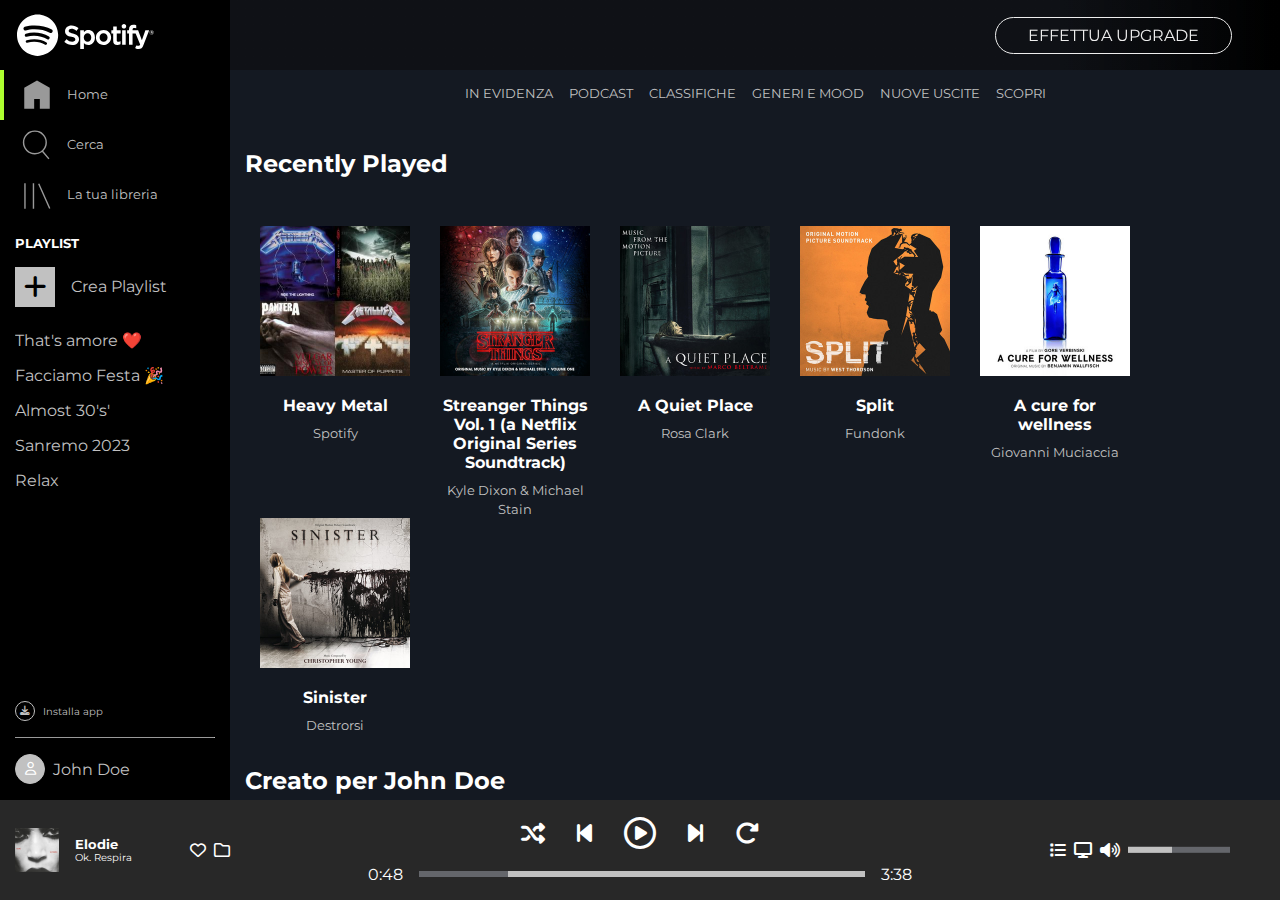
<file: index.html>
<!DOCTYPE html>
<html lang="en">

<head>
    <meta charset="UTF-8">
    <meta http-equiv="X-UA-Compatible" content="IE=edge">
    <meta name="viewport" content="width=device-width, initial-scale=1.0">
    <link rel="shortcut icon" href="./img/favicon.ico" type="image/x-icon">
    <link rel="preconnect" href="https://fonts.googleapis.com">
    <link rel="preconnect" href="https://fonts.gstatic.com" crossorigin>
    <link href="https://fonts.googleapis.com/css2?family=Montserrat:wght@400;600;900&display=swap" rel="stylesheet">
    <link rel="stylesheet" href="https://cdnjs.cloudflare.com/ajax/libs/font-awesome/6.3.0/css/all.min.css">
    <link rel="stylesheet" href="./css/utilities.css">
    <link rel="stylesheet" href="./css/master.css">
    <title>Spotify</title>
</head>

<body>
    <!-- header -->
    <header class="flex justify-end align-center">
        <a href="">effettua upgrade</a>
    </header>
    <!-- main -->
    <main class="bg-quite-dark">
        <div class="flex row w-full h-screen">


            <!-- sidebar -->
            <div id="sidebar" class="bg-dark flex flex-col justify-between">
                <div>
                    <!-- logo -->
                    <div id="logoContainer" class="flex align-center">
                        <img class="w-70 xs-hidden" src="./img/logo.svg" alt="logo">
                        <!-- on screen smaller then 575px the logo change -->
                        <img class="xs-visible hidden" src="./img/logo-small.svg" alt="logo">
                    </div>

                    <!-- sidebar navbar -->
                    <nav>
                        <ul>
                            <li>
                                <div class="flex align-center">
                                    <img aria-hidden="true" src="./img/home.svg" alt="home">
                                    <a class="xs-hidden" href="./index.html">Home</a>
                                </div>
                            </li>
                            <li>
                                <div class="flex align-center">
                                    <img aria-hidden="true" src="./img/search.svg" alt="search">
                                    <a class="xs-hidden" href="./index.html">Cerca</a>
                                </div>
                            </li>
                            <li>
                                <div class="flex align-center">
                                    <img aria-hidden="true" src="./img/libreria.svg" alt="library">
                                    <a class="xs-hidden" href="./index.html">La tua libreria</a>
                                </div>
                            </li>
                        </ul>
                    </nav>

                    <!-- sidebar playlist -->
                    <div class="container mt-1 xs-hidden playlist">
                        <h2 class="uppercase">playlist</h2>
                        <div class="flex align-center mt-1">
                            <i class="fa-solid fa-plus bg-grey text-dark flex align-center justify-center addIcon"></i>
                            <p class="text-grey">Crea Playlist</p>
                        </div>
                        <ul class="mt-1">
                            <li>That's amore ❤️</li>
                            <li>Facciamo Festa 🎉</li>
                            <li>Almost 30's'</li>
                            <li>Sanremo 2023</li>
                            <li>Relax</li>
                        </ul>
                    </div>
                </div>
                <!-- sidebar footer -->
                <div class="container sidebarFooter">
                    <div class="flex align-center text-grey download hover-white">
                        <i class="fa-solid fa-download flex align-center justify-center"></i>
                        <p class="xs-hidden">Installa app</p>
                    </div>
                    <hr class="mt-1 mb-1">
                    <div class="flex align-center mb-1">
                        <i class="fa-regular fa-user flex align-center justify-center"></i>
                        <p class="text-grey hover-white xs-hidden">John Doe</p>
                    </div>
                </div>
            </div>

            <!-- main content -->
            <div id="content">
                <!-- content navbar -->
                <nav class="flex justify-center mt-1">
                    <ul class="flex justify-center align-center text-center gap-1">
                        <li class="uppercase pointer hover-accent text-grey relative">
                            <span class="hidden"></span> in evidenza
                        </li>
                        <li class="uppercase pointer hover-accent text-grey relative"><span
                                  class="hidden"></span>podcast</li>
                        <li class="uppercase pointer hover-accent text-grey relative"><span
                                  class="hidden"></span>classifiche</li>
                        <li class="uppercase pointer hover-accent text-grey relative"><span class="hidden"></span>generi
                            e mood</li>
                        <li class="uppercase pointer hover-accent text-grey relative"><span class="hidden"></span>nuove
                            uscite</li>
                        <li class="uppercase pointer hover-accent text-grey relative"><span class="hidden"></span>scopri
                        </li>
                    </ul>
                </nav>

                <!-- recently played -->
                <section id="recently" class="container">
                    <h1 class="mt-2 font-md">Recently Played</h1>
                    <div class="row flex mt-2">
                        <div class="col text-center pointer">
                            <div class="relative hover-img">
                                <img src="./img/metal_lifting.jpg" alt="metal">
                            </div>
                            <h4 class="pt-1">Heavy Metal</h4>
                            <small class="text-grey">Spotify</small>
                        </div>
                        <div class="col text-center pointer">
                            <div class="relative hover-img">
                                <img src="./img/stranger.jpeg" alt="stranger things">
                            </div>
                            <h4 class="pt-1">Streanger Things Vol. 1 (a Netflix Original Series Soundtrack)</h4>
                            <small class="text-grey">Kyle Dixon & Michael Stain</small>
                        </div>
                        <div class="col text-center pointer">
                            <div class="relative hover-img">
                                <img src="./img/aquietplace.jpeg" alt="a quiet place">
                            </div>

                            <h4 class="pt-1">A Quiet Place</h4>
                            <small class="text-grey">Rosa Clark</small>
                        </div>
                        <div class="col text-center pointer">
                            <div class="relative hover-img">
                                <img src="./img/split.jpeg" alt="split">
                            </div>

                            <h4 class="pt-1">Split</h4>
                            <small class="text-grey">Fundonk</small>
                        </div>
                        <div class="col text-center pointer">
                            <div class="relative hover-img">
                                <img src="./img/cure.jpeg" alt="cure">
                            </div>

                            <h4 class="pt-1">A cure for wellness</h4>
                            <small class="text-grey">Giovanni Muciaccia</small>
                        </div>
                        <div class="col text-center pointer">
                            <div class="relative hover-img">
                                <img src="./img/sinister.jpeg" alt="sinister">
                            </div>

                            <h4 class="pt-1">Sinister</h4>
                            <small class="text-grey">Destrorsi</small>
                        </div>
                    </div>
                </section>

                <!-- created for you -->
                <section id="created" class="container">
                    <h2 class="font-md mt-2 pb-1">Creato per John Doe</h2>
                    <small class="text-grey">Pi&ugrave; ascolti, pi&ugrave; accurati saranno i suggerimenti.</small>
                    <div class="row flex mt-2">
                        <div class="col text-center pointer">
                            <div class="relative hover-img">
                                <img src="./img/radar.jpeg" alt="release radar">
                            </div>

                            <h4 class="pt-1">Release Radar</h4>
                        </div>
                        <div class="col text-center pointer">
                            <div class="relative hover-img">
                                <img src="./img/mixdaily.jpeg" alt="daily mix">
                            </div>

                            <h4 class="pt-1">Daily Mix 1</h4>
                        </div>
                    </div>
                </section>

                <!-- most played artist -->
                <section id="mostPlayed" class="container">
                    <h2 class="font-md mt-2 pb-1">Artisti più popolari</h2>
                    <small class="text-grey">Pi&ugrave; ascolti, pi&ugrave; accurati saranno i suggerimenti.</small>
                    <div class="row flex mt-2">
                        <div class="col text-center pointer">
                            <div class="relative hover-img hover-img-round">
                                <img class="rounded-full" src="./img/einaudi.jpeg" alt="einaudi">
                            </div>

                            <h4 class="pt-1">Ludovico Einaudi</h4>
                        </div>
                        <div class="col text-center pointer">
                            <div class="relative hover-img hover-img-round">
                                <img class="rounded-full" src="./img/youg.jpeg" alt="Youg">
                            </div>

                            <h4 class="pt-1">Youg</h4>
                        </div>
                    </div>

                </section>
            </div>
        </div>
    </main>
    <!-- playbar -->
    <footer id="playBar" class="fixed w-full bg-dark-grey container">
        <div class="flex align-center justify-between w-full h-full">
            <!-- song info -->
            <div class="w-230">
                <div class="flex align-center justify-between">
                    <!-- album and name info -->
                    <div class="flex align-center">
                        <img class="w-25 mr-1 pointer" src="./img/elodie-album.jpeg" alt="elodie-ok-respira">

                        <div>
                            <h4 class="font-sm">Elodie</h4>
                            <p class="font-xs">Ok. Respira</p>
                        </div>
                    </div>
                    <!-- like button -->
                    <div class="flex wrap gap-05">
                        <i class="fa-regular fa-heart pointer hover-accent xxs-hidden"></i>
                        <i class="fa-regular fa-folder pointer hover-accent xxs-hidden"></i>
                    </div>
                </div>
            </div>

            <!-- music controls -->
            <div class="controlsAndProgress">

                <!-- play stop next -->
                <div class="flex justify-center align-center gap-2 font-md controls">
                    <i class="fa-solid fa-shuffle pointer hover-scale hover-accent xxs-hidden"></i>
                    <i class="fa-solid fa-backward-step pointer hover-scale hover-accent xxs-hidden"></i>
                    <i class="fa-regular fa-circle-play font-lg hover-scale hover-accent pointer"></i>
                    <i class="fa-solid fa-forward-step hover-scale hover-accent pointer"></i>
                    <i class="fa-solid fa-rotate-right hover-scale hover-accent pointer xxs-hidden"></i>
                </div>
                <!-- track update -->
                <div class="flex justify-center align-center mt-1">
                    <span class="xxs-hidden">0:48</span>
                    <div aria-hidden="true" id="trackProgress" class="relative xxs-hidden">
                        <div class="absolute"></div>
                        <div class="progressHover"></div>
                        <div class="absolute progress"></div>
                    </div>
                    <span class="xxs-hidden">3:38</span>
                </div>
                
            </div>
            

            <!-- volume and streaming -->
            <div class="w-230 flex align-center justify-center">
                <!-- icons -->
                <div class="flex gap-05">
                    <i class="fa-solid fa-list hover-accent hover-scale pointer xxs-hidden"></i>
                    <i class="fa-solid fa-display hover-accent hover-scale pointer xxs-hidden"></i>
                    <i class="fa-solid fa-volume-high hover-accent hover-scale pointer"></i>
                </div>
                <!-- volume bar -->

                <div aria-hidden="true" id="volumeBar" class="relative w-70 xs-hidden pointer">
                    <div class="available absolute w-70 pointer"></div>
                    <div class="actual absolute pointer"></div>
                    <div class="point absolute hidden pointer"></div>
                </div>

            </div>

        </div>

        <div aria-hidden="true" id="trackProgress" class="xxs-visible">
            <div class="absolute"></div>
            <div class="progressHover"></div>
            <div class="absolute progress"></div>
        </div>
    </footer>
    
</body>

</html>
</file>
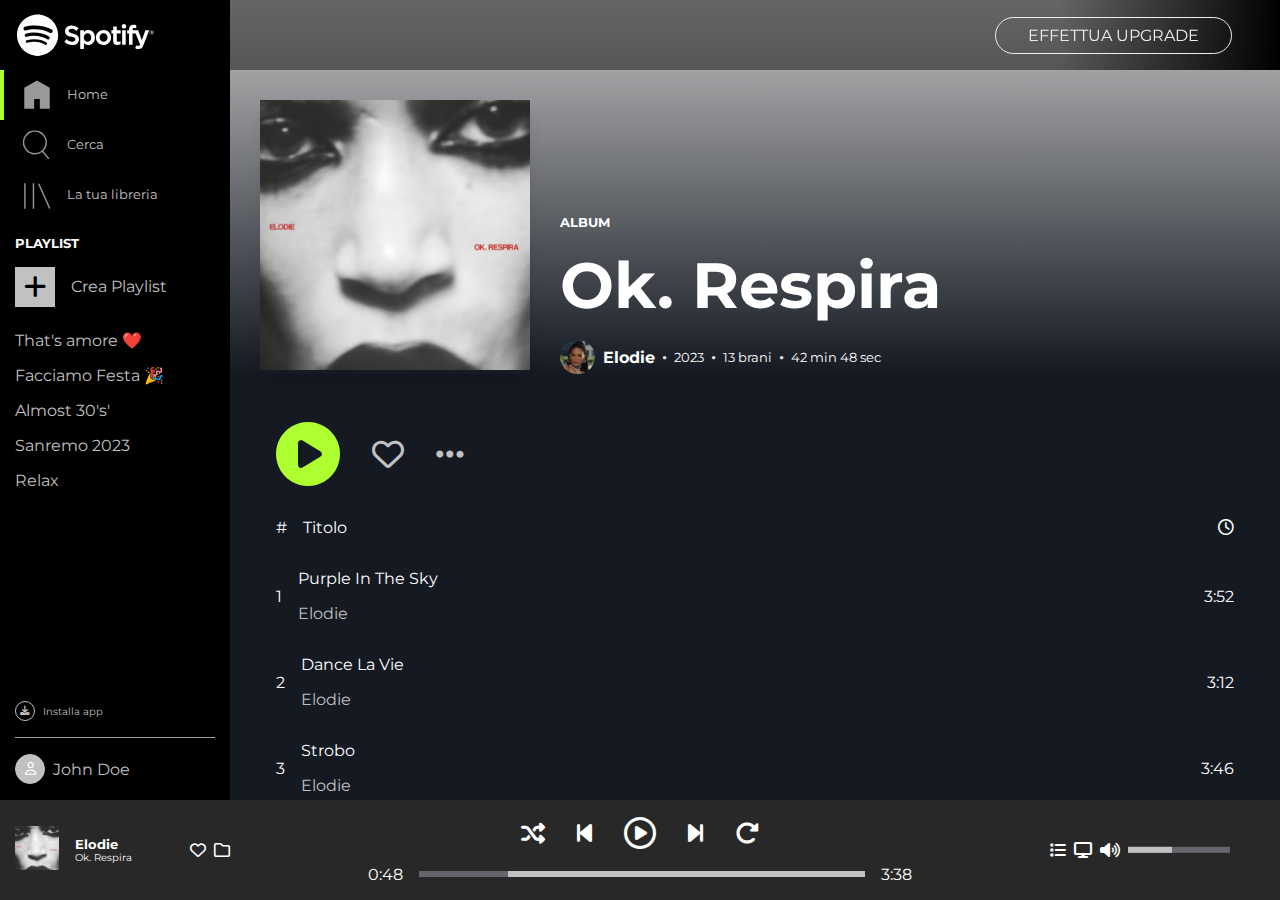
<file: album.html>
<!DOCTYPE html>
<html lang="en">

<head>
    <meta charset="UTF-8">
    <meta http-equiv="X-UA-Compatible" content="IE=edge">
    <meta name="viewport" content="width=device-width, initial-scale=1.0">
    <link rel="shortcut icon" href="./img/favicon.ico" type="image/x-icon">
    <link rel="preconnect" href="https://fonts.googleapis.com">
    <link rel="preconnect" href="https://fonts.gstatic.com" crossorigin>
    <link href="https://fonts.googleapis.com/css2?family=Montserrat:wght@400;600;900&display=swap" rel="stylesheet">
    <link rel="stylesheet" href="https://cdnjs.cloudflare.com/ajax/libs/font-awesome/6.3.0/css/all.min.css">
    <link rel="stylesheet" href="./css/utilities.css">
    <link rel="stylesheet" href="./css/master.css">
    <title>Spotify</title>
</head>

<body>
    <!-- header -->
    <header class="flex justify-end align-center">
        <a href="">effettua upgrade</a>
    </header>
    <!-- main -->
    <main class="bg-quite-dark">
        <div class="flex row w-full h-screen">


            <!-- sidebar -->
            <div id="sidebar" class="bg-dark">
                <div>
                    <!-- logo -->
                    <div id="logoContainer" class="flex align-center">
                        <img class="w-70 xs-hidden" src="./img/logo.svg" alt="logo">
                        <!-- on screen smaller then 575px the logo change -->
                        <img class="xs-visible hidden" src="./img/logo-small.svg" alt="logo">
                    </div>

                    <!-- sidebar navbar -->
                    <nav>
                        <ul>
                            <li>
                                <div class="flex align-center">
                                    <img aria-hidden="true" src="./img/home.svg" alt="home">
                                    <a class="xs-hidden" href="./index.html">Home</a>
                                </div>
                            </li>
                            <li>
                                <div class="flex align-center">
                                    <img aria-hidden="true" src="./img/search.svg" alt="search">
                                    <a class="xs-hidden" href="./index.html">Cerca</a>
                                </div>
                            </li>
                            <li>
                                <div class="flex align-center">
                                    <img aria-hidden="true" src="./img/libreria.svg" alt="library">
                                    <a class="xs-hidden" href="./index.html">La tua libreria</a>
                                </div>
                            </li>
                        </ul>
                    </nav>

                    <!-- sidebar playlist -->
                    <div class="container mt-1 xs-hidden playlist">
                        <h2 class="uppercase">playlist</h2>
                        <div class="flex align-center mt-1">
                            <i class="fa-solid fa-plus bg-grey text-dark flex align-center justify-center addIcon"></i>
                            <p class="text-grey">Crea Playlist</p>
                        </div>
                        <ul class="mt-1">
                            <li>That's amore ❤️</li>
                            <li>Facciamo Festa 🎉</li>
                            <li>Almost 30's'</li>
                            <li>Sanremo 2023</li>
                            <li>Relax</li>
                        </ul>
                    </div>
                </div>
                <!-- sidebar footer -->
                <div class="container sidebarFooter">
                    <div class="flex align-center text-grey download hover-white">
                        <i class="fa-solid fa-download flex align-center justify-center"></i>
                        <p class="xs-hidden">Installa app</p>
                    </div>
                    <hr class="mt-1 mb-1">
                    <div class="flex align-center mb-1">
                        <i class="fa-regular fa-user flex align-center justify-center"></i>
                        <p class="text-grey hover-white xs-hidden">John Doe</p>
                    </div>
                </div>
            </div>

            <!-- album page -->
            <div id="albumPage" class="flex flex-col">

            
            <div id="headerAlbum">
                <div class="container">
                    <div class="row flex">
                        <div class="col">
                            <div class="albumContainer">
                                <img src="./img/elodie-album.jpeg" alt="ok respira">
                            </div>
                        </div>
                        <div class="albumInfo col flex flex-col">
                            <span>ALBUM</span>
                            <h1>Ok. Respira</h1>
                            <div class="flex align-center gap-05">
                                <img class="rounded-full w-5" src="./img/elodie_foto.png" alt="elodie">
                                <p class="">Elodie</p>
                                <i class="fa-solid fa-circle"></i>
                                <small>2023</small>
                                <i class="fa-solid fa-circle"></i>
                                <small>13 brani</small>
                                <i class="fa-solid fa-circle"></i>
                                <small>42 min 48 sec</small>
                            </div>
                        </div>
                    </div>
                </div>
            </div>

            <!-- songs list -->
            <div id="listHeader" class="container mt-2">
                <div class="row">
                    <div class="col">
                        <div class="playAlbum p-1 flex align-center gap-2">
                            <i class="fa-solid fa-circle-play"></i>
                            <i class="fa-regular fa-heart text-gray"></i>
                            <i class="fa-solid fa-ellipsis text-gray"></i>
                        </div>
                    </div>
                </div>
                <div class="row">
                    <div class="col">
                        <div id="songsList flex flex-col">
                            <div class="flex p-1 justify-between">
                                <div class="flex gap-1">
                                    <span>#</span>
                                    <span>Titolo</span>
                                </div>
                                <span><i class="fa-regular fa-clock"></i></span>
                            </div>

                            <div class="flex p-1 justify-between align-center">
                                <div class="flex align-center gap-1">
                                    <span>1</span>
                                    <div class="flex flex-col">
                                        <span class="mb-1 capitalize">Purple In The Sky</span>
                                        <span class="text-gray">Elodie</span>
                                    </div>
                                    
                                </div>
                                <span>3:52</span>
                            </div>

                            <div class="flex p-1 justify-between align-center">
                                <div class="flex align-center  gap-1">
                                    <span>2</span>
                                    <div class="flex flex-col">
                                        <span class="mb-1 capitalize">dance la vie</span>
                                        <span class="text-gray">Elodie</span>
                                    </div>
                                    
                                </div>
                                <span>3:12</span>
                            </div>

                            <div class="flex p-1 justify-between align-center">
                                <div class="flex align-center  gap-1">
                                    <span>3</span>
                                    <div class="flex flex-col">
                                        <span class="mb-1 capitalize">strobo</span>
                                        <span class="text-gray">Elodie</span>
                                    </div>
                                    
                                </div>
                                <span>3:46</span>
                            </div>

                            <div class="flex p-1 justify-between align-center">
                                <div class="flex align-center  gap-1">
                                    <span>4</span>
                                    <div class="flex flex-col">
                                        <span class="mb-1 capitalize">due</span>
                                        <span class="text-gray">Elodie</span>
                                    </div>
                                    
                                </div>
                                <span>3:13</span>
                            </div>

                            <div class="flex p-1 justify-between align-center">
                                <div class="flex align-center  gap-1">
                                    <span>5</span>
                                    <div class="flex flex-col">
                                        <span class="mb-1 capitalize">ok. respira</span>
                                        <span class="text-gray">Elodie</span>
                                    </div>
                                    
                                </div>
                                <span>2:41</span>
                            </div>

                            <div class="flex p-1 justify-between align-center">
                                <div class="flex align-center  gap-1">
                                    <span>6</span>
                                    <div class="flex flex-col">
                                        <span class="mb-1 capitalize">mai pi&ugrave;</span>
                                        <span class="text-gray">Elodie</span>
                                    </div>
                                    
                                </div>
                                <span>3:09</span>
                            </div>

                            <div class="flex p-1 justify-between align-center">
                                <div class="flex align-center  gap-1">
                                    <span>7</span>
                                    <div class="flex flex-col">
                                        <span class="mb-1 capitalize">bagno a mezzanotte</span>
                                        <span class="text-gray">Elodie</span>
                                    </div>
                                    
                                </div>
                                <span>2:58</span>
                            </div>

                            <div class="flex p-1 justify-between align-center">
                                <div class="flex align-center  gap-1">
                                    <span>8</span>
                                    <div class="flex flex-col">
                                        <span class="mb-1 capitalize">boy boy boy</span>
                                        <span class="text-gray">Elodie</span>
                                    </div>
                                    
                                </div>
                                <span>2:09</span>
                            </div>

                            <div class="flex p-1 justify-between align-center">
                                <div class="flex align-center  gap-1">
                                    <span>9</span>
                                    <div class="flex flex-col">
                                        <span class="mb-1 capitalize">tribale</span>
                                        <span class="text-gray">Elodie</span>
                                    </div>
                                    
                                </div>
                                <span>2:42</span>
                            </div>

                            <div class="flex p-1 justify-between align-center">
                                <div class="flex align-center  gap-1">
                                    <span>10</span>
                                    <div class="flex flex-col">
                                        <span class="mb-1 capitalize">Apocalisse</span>
                                        <span class="text-gray">Elodie</span>
                                    </div>
                                    
                                </div>
                                <span>3:48</span>
                            </div>

                            <div class="flex p-1 justify-between align-center">
                                <div class="flex align-center  gap-1">
                                    <span>11</span>
                                    <div class="flex flex-col">
                                        <span class="mb-1 capitalize">Vertigine</span>
                                        <span class="text-gray">Elodie</span>
                                    </div>
                                    
                                </div>
                                <span>3:37</span>
                            </div>

                            <div class="flex p-1 justify-between align-center">
                                <div class="flex align-center  gap-1">
                                    <span>12</span>
                                    <div class="flex flex-col">
                                        <span class="mb-1 capitalize">una come cento</span>
                                        <span class="text-gray">Elodie</span>
                                    </div>
                                    
                                </div>
                                <span>3:13</span>
                            </div>

                            <div class="flex p-1 justify-between align-center pb-1 mb-1">
                                <div class="flex align-center  gap-1">
                                    <span>13</span>
                                    <div class="flex flex-col">
                                        <span class="mb-1 capitalize">proiettili (ti mangio il cuore) (con Joan Thiele)</span>
                                        <span class="text-gray">Elodie, Joan Thiele</span>
                                    </div>
                                    
                                </div>
                                <span>4:22</span>
                            </div>

                            <div class="p-1">
                                <small class="text-gray">9 febbraio 2023</small>
                                <br>
                                <small  class="text-gray">&copy; 2023 Double Trouble Club Srl, under exclusive license to Universal Music Utalia Srl</small>
                            </div>
                            

                        </div>
                    </div>
                </div>
                
            </div>

        </div>



        </div>
    </main>
    <!-- playbar -->
    <footer id="playBar" class="fixed w-full bg-dark-grey container">
        <div class="flex align-center justify-between w-full h-full">
            <!-- song info -->
            <div class="w-230">
                <div class="flex align-center justify-between">
                    <!-- album and name info -->
                    <div class="flex align-center">
                        <a class="w-25 mr-1 pointer" href="./album.html">
                            <img class="pointer" src="./img/elodie-album.jpeg" alt="elodie-ok-respira">
                        </a>
                        <div>
                            <h4 class="font-sm">Elodie</h4>
                            <p class="font-xs">Ok. Respira</p>
                        </div>
                    </div>
                    <!-- like button -->
                    <div class="flex wrap gap-05">
                        <i class="fa-regular fa-heart pointer hover-accent xxs-hidden"></i>
                        <i class="fa-regular fa-folder pointer hover-accent xxs-hidden"></i>
                    </div>
                </div>
            </div>

            <!-- music controls -->
            <div class="controlsAndProgress">

                <!-- play stop next -->
                <div class="flex justify-center align-center gap-2 font-md controls">
                    <i class="fa-solid fa-shuffle pointer hover-scale hover-accent xxs-hidden"></i>
                    <i class="fa-solid fa-backward-step pointer hover-scale hover-accent xxs-hidden"></i>
                    <i class="fa-regular fa-circle-play font-lg hover-scale hover-accent pointer"></i>
                    <i class="fa-solid fa-forward-step hover-scale hover-accent pointer"></i>
                    <i class="fa-solid fa-rotate-right hover-scale hover-accent pointer xxs-hidden"></i>
                </div>
                <!-- track update -->
                <div class="flex justify-center align-center mt-1">
                    <span class="xxs-hidden">0:48</span>
                    <div aria-hidden="true" id="trackProgress" class="relative xxs-hidden">
                        <div class="absolute"></div>
                        <div class="progressHover"></div>
                        <div class="absolute progress"></div>
                    </div>
                    <span class="xxs-hidden">3:38</span>
                </div>

            </div>


            <!-- volume and streaming -->
            <div class="w-230 flex align-center justify-center">
                <!-- icons -->
                <div class="flex gap-05">
                    <i class="fa-solid fa-list hover-accent hover-scale pointer xxs-hidden"></i>
                    <i class="fa-solid fa-display hover-accent hover-scale pointer xxs-hidden"></i>
                    <i class="fa-solid fa-volume-high hover-accent hover-scale pointer"></i>
                </div>
                <!-- volume bar -->

                <div aria-hidden="true" id="volumeBar" class="relative w-70 xs-hidden pointer">
                    <div class="available absolute w-70 pointer"></div>
                    <div class="actual absolute pointer"></div>
                    <div class="point absolute hidden pointer"></div>
                </div>

            </div>

        </div>

        <div aria-hidden="true" id="trackProgress" class="xxs-visible">
            <div class="absolute"></div>
            <div class="progressHover"></div>
            <div class="absolute progress"></div>
        </div>
    </footer>

</body>

</html>
</file>
<file: css/master.css>
:root {
    /* Color styles */
    --dark: #000000;
    --quite-dark: #141922;
    --dark-grey: #282828;
    --grey: #C1C1C1;
    --accent: #ADFF2F;
}


header {
    position: fixed;
    width: calc(100% - 230px);
    top: 0;
    left: 230px;
    height: 70px;
    background-color: var(--dark);
    z-index: 1000;
}

header a {
    margin-right: 3rem;
    text-transform: uppercase;
    border: 1px solid #eee;
    color: #eee;
    padding: .5rem 2rem;
    border-radius: 2rem;
    cursor: pointer;
    transition: all .2s;
}

header a:hover {
    transform: scale(1.1);
    filter: brightness(1.5);
}

/* main */
main {
    overflow: hidden;
}

/* sidebar */
#logoContainer {
    height: 70px;
    padding: 0 1rem;
}

#sidebar {
    min-width: 230px;
    width: 230px;
    min-height: calc(100% - 100px);
    height: calc(100% - 100px);
    transition: all .3s;
    display: flex;
    flex-direction: column;
    justify-content: space-between;
}


#sidebar nav ul li {
    border-left: 4px solid transparent;
}

#sidebar nav ul li:first-child {
    border-left: 4px solid var(--accent);
}

#sidebar nav ul li img {
    width: 15%;
    margin: 0 0 0 1rem;
    filter: brightness(.6);
}

#sidebar nav ul li {
    padding: .5rem 0;
    font-size: .8rem;
}

#sidebar nav ul li a {
    margin-left: .8rem;
    color: var(--grey);
}

#sidebar nav ul li:hover {
    border-left: 4px solid var(--accent);
}

#sidebar nav ul li:hover a,
#sidebar nav ul li:hover img,
.playlist .flex:hover,
.playlist ul li:hover {
    filter: brightness(1.5);
    cursor: pointer;
}

#sidebar h2 {
    font-size: .8rem;
}

.addIcon {
    font-size: 1.6rem;
    width: 40px;
    height: 40px;
    margin-right: 1rem;
}

#sidebar .playlist {

    overflow: hidden;
    height: 300px;
}

.playlist ul {
    display: block;
    overflow: auto;
    height: 300px;
}

.playlist ul li {
    color: var(--grey);
    padding: .5rem 0;
}



#sidebar hr {
    border-bottom: 0;
}

.sidebarFooter {
    width: 100%;
}

.sidebarFooter i {
    margin-right: .5rem;
}

.sidebarFooter i {
    width: 30px;
    height: 30px;
    border: 1px solid var(--grey);
    border-radius: 50%;
    font-size: .8rem;
    background-color: var(--grey);
}

.sidebarFooter div.download {
    font-size: .6rem;
}

.sidebarFooter div.download i {
    width: 20px;
    height: 20px;
    font-size: .6rem;
    background-color: transparent;
}


/* main content */
#content {
    width: calc(100% - 230px);
    overflow-y: auto;
    min-height: calc(100% - 100px);
    height: calc(100% - 100px);
    padding-top: 70px;
    padding-bottom: 100px;
}

#recently .row {
    padding-right: -15px;
}

/* navbar */
#content nav ul {
    flex-wrap: wrap;
}

#content nav ul li {
    font-size: .8rem;
}

#content nav ul li:hover span {
    display: block;
    width: 30px;
    height: 2px;
    padding: 0 1rem;
    border-bottom: 2px solid var(--accent);
    position: absolute;
    bottom: -5px;
    left: 50%;
    transform: translate(-50%, -50%);
}





/* recently */
#recently h4 {
    padding-bottom: .5rem;
}

#recently div.row,
#created div.row,
#mostPlayed div.row {
    flex-wrap: wrap;
}

.hover-img:hover::after {
    content: '\f144';
    font-family: 'Font Awesome 5 Free';
    font-weight: 900;
    position: absolute;
    width: 100%;
    height: 100%;
    top: 50%;
    left: 50%;
    transform: translate(-50%, -50%);
    display: flex;
    align-items: center;
    justify-content: center;
    font-size: 4rem;
    color: white;
    background-color: #0008;
}

.hover-img-round:after {
    border-radius: 50%;
}

/* playbar */
#playBar {
    height: 100px;
    bottom: 0;
}

.w-230 {
    width: 215px;
}

.controlsAndProgress {
    flex-basis: 65%;
}

#trackProgress {
    width: 55%;
    background-color: var(--grey);
    padding: .2rem 0;
    margin: 0 1rem;
    cursor: pointer;
    transition: all .3s;
}

#trackProgress .progress {
    width: 20%;
    background-color: #64666b;
    padding: .2rem 0;
    top: 0;
    cursor: pointer;
    transition: all .3s;
}

#trackProgress:hover div:first-child {
    width: 20%;
    background-color: var(--accent);
    padding: .2rem 0;
    top: 0;
    cursor: pointer;
    transition: all .3s;
}

#trackProgress:hover .progress {
    display: none;
    transition: all .3s;
}

#trackProgress:hover div.progressHover {
    width: 20px;
    height: 20px;
    position: absolute;
    background-color: white;
    border-radius: 50%;
    top: 0;
    left: 20%;
    transform: translate(-50%, -30%);
    cursor: pointer;
}


#volumeBar div {
    padding: .2rem 0;
    margin: 0 .5rem;
    top: 0;
    left: 0;
    transform: translate(0, -50%);
    background-color: #64666b;
}

#volumeBar .actual {
    width: 30%;
    padding: .2rem 0;
    margin: 0 .5rem;
    top: 0;
    left: 0;
    transform: translate(0, -50%);
    background-color: var(--grey);
}

#volumeBar .point {
    width: 20px;
    height: 20px;
    border-radius: 50%;
    top: 0;
    left: 30%;
    transform: translate(0, -50%);
    background-color: white;
}

#volumeBar:hover .point {
    display: block;
}

#volumeBar:hover .actual {
    background-color: var(--accent);
}

.xxs-visible {
    display: none;
}

/* album page */
#albumPage {
    width: 100%;
    height: calc(100vh - 100px);
    overflow-y: auto;
    position: relative;
}

#albumPage div.flex.p-1.justify-between:not(:first-child):hover {
    background-color: var(--dark-grey);
    cursor: pointer;
    border-radius: 10px;
}

#albumPage div.flex.p-1.justify-between:not(:first-child):hover::before {
    content: '\f04b';
    font-family: 'Font Awesome 5 Free';
    font-weight: 900;
    position: absolute;
}
#albumPage div.flex.p-1.justify-between:not(:first-child):hover

 div:first-child>span:first-child {
    opacity: 0;
}



#headerAlbum {
    padding-top: 100px;
    height: 400px;
    width: 100%;
    background: linear-gradient(var(--grey), var(--quite-dark));
}

#headerAlbum .container {
    height: 100%;
}

#headerAlbum .row {
    height: 100%;
}

.albumContainer {
    box-shadow: 0px 10px 15px -3px rgba(0, 0, 0, 0.1);
}

#headerAlbum .col:first-child {
    width: 300px;
    display: flex;
    align-items: end;
}

#headerAlbum .col:last-child {
    width: calc(100% - 300px);
    justify-content: flex-end;
}

h1 {
    font-size: 5vw;
    padding: 1rem 0;
}

#headerAlbum span {
    font-size: .8rem;
    font-weight: bold;
}

.w-5 {
    width: 5%;
}

#headerAlbum p {
    font-weight: bold;
}

#headerAlbum i {
    font-size: .2rem;
}

#listHeader,
#listHeader .row,
#listHeader .container {
    width: 100%;
}

#listHeader .col:first-child {
    width: 100%;
}

.playAlbum i {
    font-size: 2rem;
    cursor: pointer;
    transition: all .3s;
}

.playAlbum i:first-child {
    font-size: 4rem;
    color: var(--accent);

}

.playAlbum i:first-child:hover {
    transform: scale(1.06);

}

.playAlbum i:not(:first-child):hover {
    filter: brightness(1.3);
}


@media screen and (max-width: 575px) {
    header {
        width: calc(100% - 50px);
        top: 0;
        left: 50px;
    }

    header a {
        font-size: .8rem;
    }

    .xs-hidden {
        display: none;
    }

    .xs-visible {
        display: block;
    }

    #logoContainer {
        padding: 0 .5rem;
    }

    #sidebar {
        max-width: 50px;
        min-height: calc(100% - 100px);
        height: calc(100% - 100px);
    }

    #content {
        max-width: calc(100% - 50px);
        width: calc(100% - 50px);
    }

    #sidebar nav ul li img {
        width: 100%;
        margin: 0;
        padding: .4rem;
    }

    .sidebarFooter i {
        margin-right: 0;
    }

    .sidebarFooter i {
        width: 20px;
        height: 20px;
        border: 1px solid var(--grey);
        border-radius: 50%;
        font-size: .6rem;
        background-color: var(--grey);
    }

    .sidebarFooter div.download {
        font-size: .6rem;
    }

    .sidebarFooter div.download i {
        width: 20px;
        height: 20px;
        font-size: .6rem;
        background-color: transparent;
    }

    /* main content */
    /* recently */
    .col {
        width: calc(100% / 2);
        margin-top: 1rem;
    }


    /* playbar */
    .wrap {
        flex-wrap: wrap;
    }

    .controlsAndProgress {
        padding: 0 .5rem;
    }

    .pr-05 {
        padding-right: 0.5rem;
    }

    .xxs-visible {
        display: none;
    }

    #sidebar {
        min-width: 50px;
    }

    #headerAlbum {
        margin-bottom: 6rem;
    }

    #headerAlbum .row:first-child {
        flex-direction: column;
        align-items: center;
    }

    h1 {
        width: 100%;
    }

    #headerAlbum .albumInfo {
        width: 100%;
        flex-direction: column;
    }

    #headerAlbum .albumInfo {
        min-width: 100%;
        text-align: center;
    }

    .albumInfo div {
        display: flex;
        justify-content: center;
    }

    .playAlbum {
        justify-content: center;
    }

}

@media screen and (min-width: 992px) {
    header {
        background: linear-gradient(90deg, rgba(10, 10, 10, 0.5) 79%, rgba(0, 0, 0, 1) 100%);
    }
}

@media screen and (max-height: 150px) {
    header {
        opacity: 0;
    }
}

@media screen and (max-width: 500px) {
    #sidebar {
        min-width: 50px;
    }

    .xxs-hidden {
        display: none;
    }

    .xxs-visible {
        display: block;
    }

    #trackProgress {
        margin-left: -15px;
        margin-bottom: 15px;
        position: fixed;
        bottom: 0;
        width: 100%;
    }
}
</file>
<file: css/utilities.css>
/* reset css */

*,
*::before,
*::after {
    margin: 0;
    padding: 0;
    box-sizing: border-box;
    -webkit-box-sizing: border-box;
}

html:focus-within {
    scroll-behavior: smooth;
}

body {
    min-height: 100vh;
    text-rendering: optimizeSpeed;
    font-family: 'Montserrat', sans-serif;
    color: white;
}

img,
picture,
video,
canvas,
svg {
    max-width: 100%;
    block-size: auto;
}

a {
    text-decoration: none;
    color: inherit;
}

ol,
ul {
    list-style: none;
}

input,
button,
textarea,
select {
    font: inherit;
    border: none;
}

/* utilities */

:root {
    /* Color styles */
    --dark: #000000;
    --quite-dark: #141922;
    --dark-grey: #282828;
    --grey: #C1C1C1;
    --accent: #ADFF2F;
}

/* containers */

.container {
    max-width: 100%;
    margin: 0 auto;
    padding: 0 15px 0 15px;
}

.row {
    padding: 0 -15px;
}

.col {
    padding: 0 15px;
    min-width: 180px;
    width: calc(100% / 6);
}

.w-full {
    width: 100%;
}

.h-screen {
    height: 100vh;
}
.h-full{
    height: 100%;
}
.w-70{
    width: 70%;
}
.w-25{
    width: 25%;
}



/* flex */
.flex {
    display: flex;
}
.flex-col {
    flex-direction: column;
}
.justify-center {
    justify-content: center;
}
.justify-between {
    justify-content: space-between;
}
.justify-end {
    justify-content: flex-end;
}
.align-center {
    align-items: center;
}
.align-self-end{
    align-self: flex-end;
}
.justify-self-end{
    justify-self: flex-end;
}

/* border radius */
.rounded {
    border-radius: 10px;
}
.rounded-full {
    border-radius: 100%;
}
/* positionts */
.fixed {
    position: fixed;
}
.relative {
    position: relative;
}
.absolute {
    position: absolute;
}

/* margin and padding */
.p-0 {
    padding: 0;
}
.p-1 {
    padding: 1rem;
}
.p-2 {
    padding: 2rem;
}
.pt-1 {
    padding-top: 1rem;
}
.pb-1 {
    padding-bottom: 1rem;
}
.mt-1 {
    margin-top: 1rem;
}
.mt-2 {
    margin-top: 2rem;
}
.mb-1 {
    margin-bottom: 1rem;
}
.mx-auto {
    margin: 0 auto;
}
.mr-05{
    margin-right: .5rem;
}
.mr-1{
    margin-right: 1rem;
}
.gap-05{
    gap: 0.5rem;
}
.gap-1 {
    gap: 1rem;
}
.gap-2 {
    gap: 2rem;
}

/* colors */
.bg-dark{
    background-color: var(--dark);
}
.bg-dark-grey{
    background-color: var(--dark-grey);
}
.bg-quite-dark{
    background-color: var(--quite-dark);
}
.bg-grey{
    background-color: var(--grey);
}
.text-dark{
    color: var(--dark);
}
.accent{
    color: var(--accent);
}
.hidden{
    display: none;
}

/* text */
.uppercase{
    text-transform: uppercase;
}
.text-gray{
    color: var(--grey);
}
.text-center{
    text-align: center;
}
.capitalize{
    text-transform: capitalize;
}
.text-grey{
    color: var(--grey);
}
.hover-white:hover{
    filter: brightness(1.5);
    cursor: pointer;
}
.hover-scale:hover{
    transform: scale(1.3);
}
.hover-accent:hover{
    color: var(--accent);
}
.pointer:hover{
    cursor: pointer;
}
.font-xs{
    font-size: .6rem;
}
.font-sm{
    font-size: .8rem;
}
.font-md{
    font-size: 1.5rem;
}
.font-lg{
    font-size: 2rem;
    transition: all .3s;
}
.text-bold{
    font-weight: bold;
}
</file>
